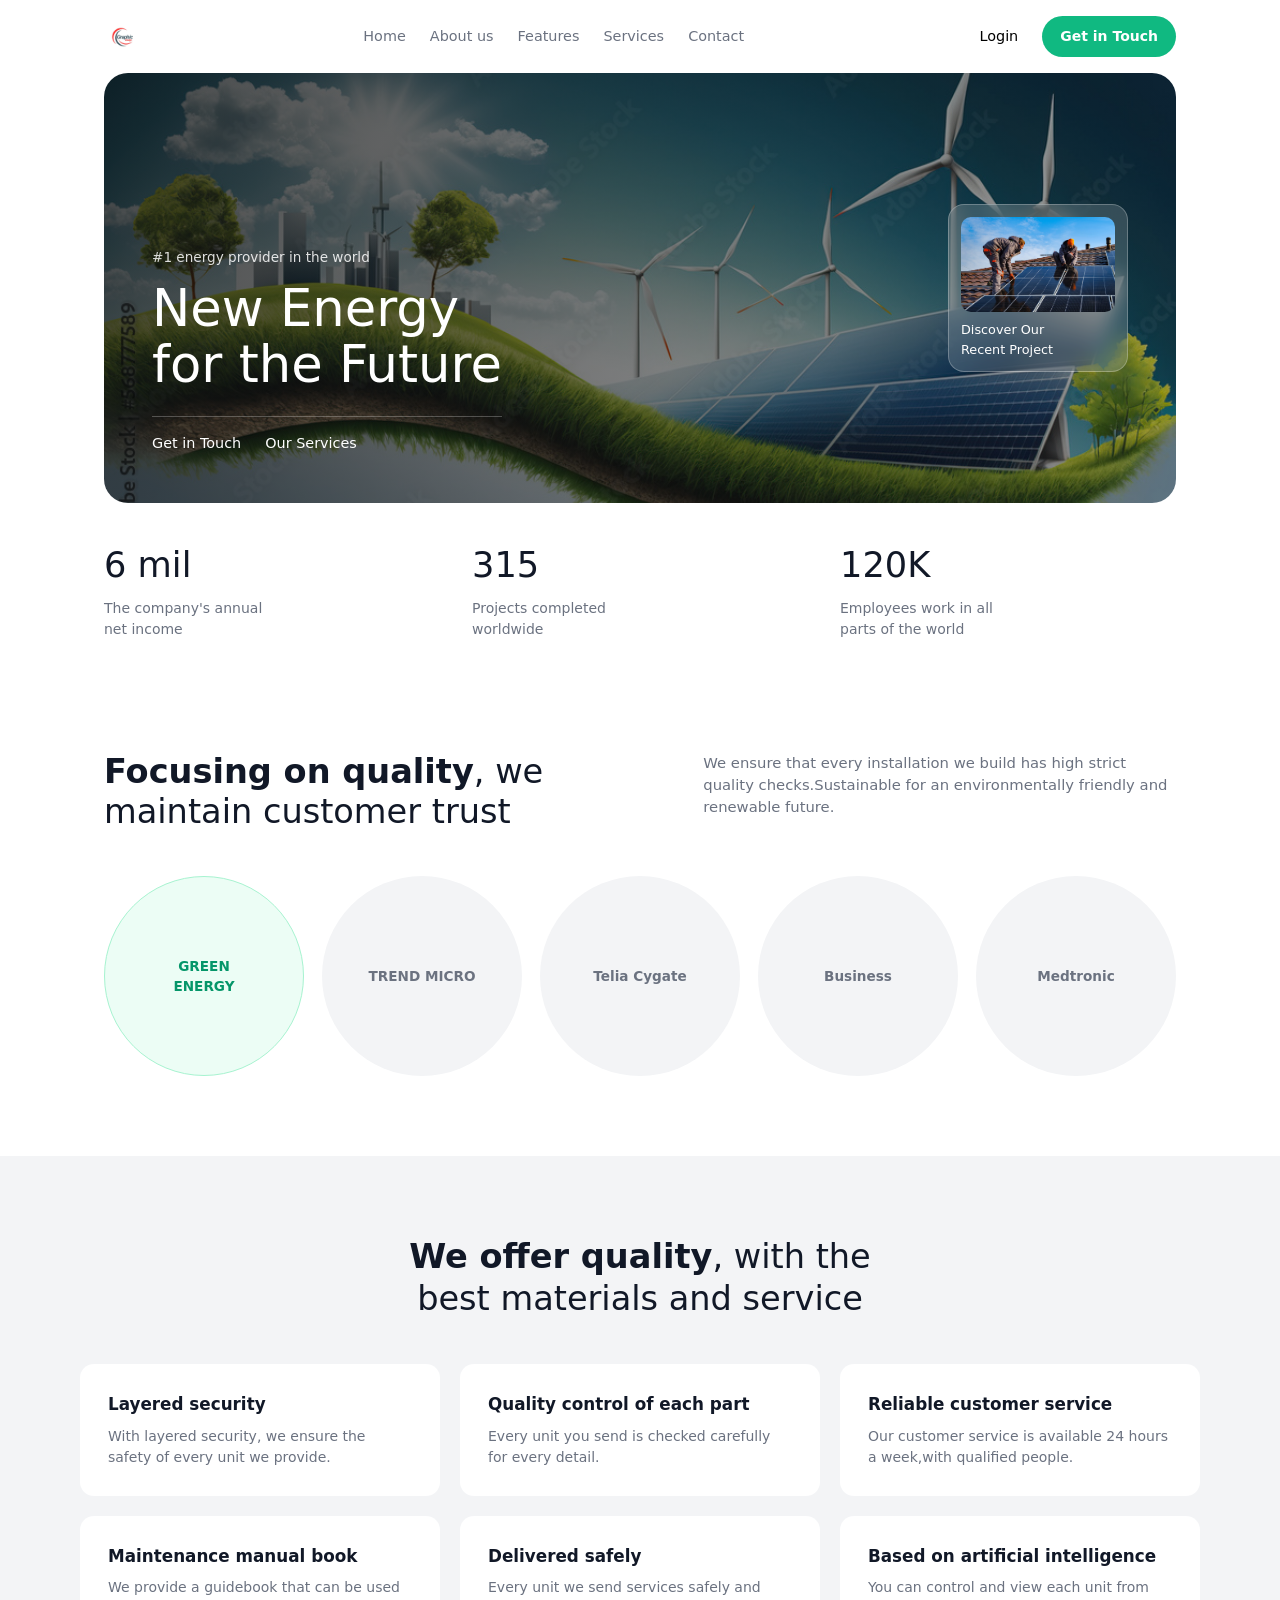
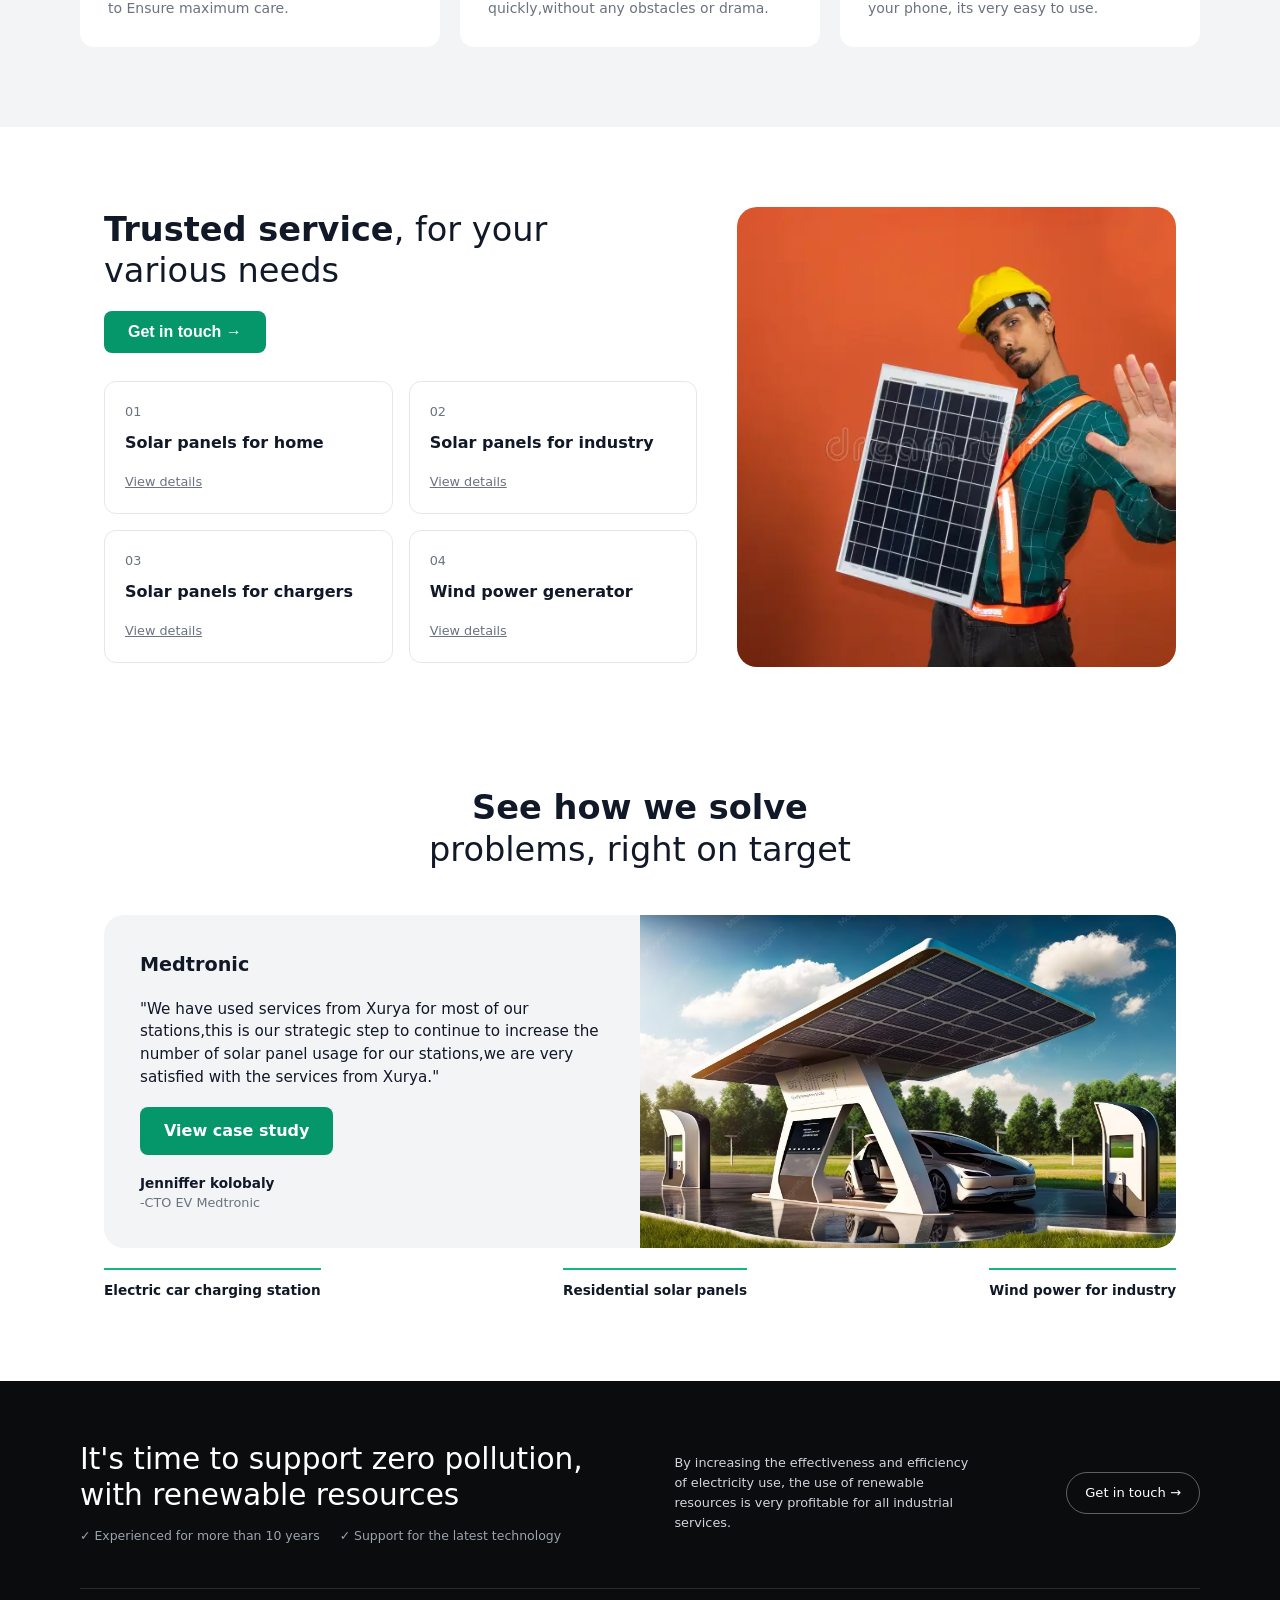
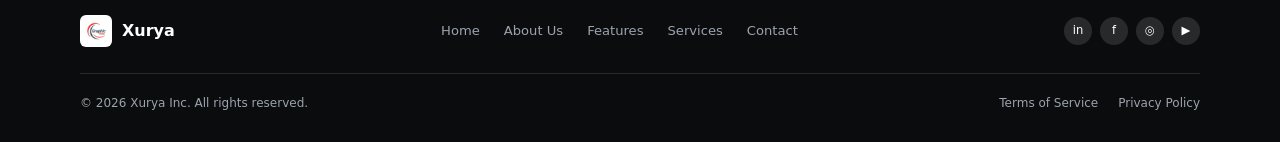
<file: index.html>
<!DOCTYPE html>
<html lang="en">
<head>
    <meta charset="UTF-8">
    <meta name="viewport" content="width=device-width, initial-scale=1.0">
    <title>Xurya</title>
    <link rel="stylesheet" href="xurya.css">
</head>
<body>
    <header class="navbar">
        <div class="logo">
            <a href="#home">
                <img src="sample.jpg" alt="Xurya logo" width="100" height="100">
            </a>
        </div>

        <nav class="nav-links">
            <ul>
                <li><a href="#home">Home</a></li>
                <li><a href="#about">About us</a></li>
                <li><a href="#features">Features</a></li>
                <li><a href="#services">Services</a></li>
                <li><a href="#contact">Contact</a></li>
            </ul>
        </nav>

        <div class="navbar-right">
            <button type="button" class="login">Login</button>
            <button type="button" class="signup">Get in Touch</button>
        </div>
    </header>

    <main>
        <section id="home" class="hero-wrapper">
            <div class="hero-banner">
                <div class="hero-left">
                    <p class="hero-kicker">#1 energy provider in the world</p>
                    <h1>New Energy<br>for the Future</h1>
                    <div class="hero-sublinks">
                        <a href="#features">Get in Touch</a>
                        <a href="#trust">Our Services</a>
                    </div>
                </div>

                <div class="hero-float-card">
                    <div class="float-thumb">
                        <img src="right.jpg" alt="Solaris Project preview">
                    </div>
                    <p>Discover Our<br>Recent Project</p>
                </div>
            </div>

            <div class="stats-bar">
                <div class="stat-item">
                    <h2>6 mil</h2>
                    <p>The company's annual net income</p>
                </div>
                <div class="stat-item">
                    <h2>315</h2>
                    <p>Projects completed worldwide</p>
                </div>
                <div class="stat-item">
                    <h2>120K</h2>
                    <p>Employees work in all parts of the world</p>
                </div>
            </div>
        </section>
        <section id="trust" class="trust-section">
            <div class="trust-header">
                <h2><strong>Focusing on quality</strong>, we maintain customer trust</h2>
                <p>We ensure that every installation we build has high strict quality checks.Sustainable for an environmentally friendly and renewable future.</p>
            </div>

            <div class="partner-row">
                <div class="partner-circle active-circle">GREEN<br>ENERGY</div>
                <div class="partner-circle">TREND MICRO</div>
                <div class="partner-circle">Telia Cygate</div>
                <div class="partner-circle">Business</div>
                <div class="partner-circle">Medtronic</div>
            </div>
        </section>
        <section id="features" class="quality-band">
            <h2 class="centered-heading"><strong>We offer quality</strong>, with the<br>best materials and service</h2>

            <div class="quality-grid">
                <article class="quality-card">
                    <h3>Layered security</h3>
                    <p>With layered security, we ensure the safety of every unit we provide.</p>
                </article>

                <article class="quality-card">
                    <h3>Quality control of each part</h3>
                    <p>Every unit you send is checked carefully for every detail.</p>
                </article>

                <article class="quality-card">
                    <h3>Reliable customer service</h3>
                    <p>Our customer service is available 24 hours a week,with qualified people.</p>
                </article>

                <article class="quality-card">
                    <h3>Maintenance manual book</h3>
                    <p>We provide a guidebook that can be used to Ensure maximum care.</p>
                </article>

                <article class="quality-card">
                    <h3>Delivered safely</h3>
                    <p>Every unit we send services safely and quickly,without any obstacles or drama.</p>
                </article>

                <article class="quality-card">
                    <h3>Based on artificial intelligence</h3>
                    <p>You can control and view each unit from your phone, its very easy to use.</p>
                </article>
            </div>
        </section>
        <section id="services" class="service-section">
            <div class="service-left">
                <h2><strong>Trusted service</strong>, for your<br>various needs</h2>
                <button class="btn-green">Get in touch →</button>

                <div class="mini-grid">
                    <div class="mini-card">
                        <span class="step-num">01</span>
                        <h3>Solar panels for home</h3>
                        <a >View details</a>
                    </div>

                    <div class="mini-card">
                        <span class="step-num">02</span>
                        <h3>Solar panels for industry</h3>
                        <a>View details</a>
                    </div>

                    <div class="mini-card">
                        <span class="step-num">03</span>
                        <h3>Solar panels for chargers</h3>
                        <a>View details</a>
                    </div>

                    <div class="mini-card">
                        <span class="step-num">04</span>
                        <h3>Wind power generator</h3>
                        <a>View details</a>
                    </div>
                </div>
            </div>

            <div class="service-right">
                <div class="photo-tall">
                    <img src="service.jpg">
                </div>
            </div>
        </section>
        <section id="about" class="case-section">
            <h2 class="centered-heading"><strong>See how we solve</strong><br>problems, right on target</h2>

            <div class="case-card">
                <div class="case-text">
                    <h3>Medtronic</h3>
                    <p class="quote">"We have used services from Xurya for most of our stations,this is our strategic step to continue to increase the number of solar panel usage for our stations,we are very satisfied with the services from Xurya."</p>
                    <a href="#contact" class="btn-green">View case study</a>
                    <div class="author">
                        <strong>Jenniffer kolobaly</strong>
                        <span>-CTO EV Medtronic</span>
                    </div>
                </div>

                <div class="case-photo">
                    <img src="section6.avif">
                </div>
            </div>

            <div class="case-tabs">
                <span class="active-tab">Electric car charging station</span>
                <span class="active-tab">Residential solar panels</span>
                <span class="active-tab">Wind power for industry</span>
            </div>
        </section>
    </main>
    <footer id="contact" class="footer-dark">
        <div class="footer-cta">
            <div>
                <h2>It's time to support zero pollution,<br>with renewable resources</h2>
                <div class="footer-badges">
                    <span>✓ Experienced for more than 10 years</span>
                    <span>✓ Support for the latest technology</span>
                </div>
            </div>
            <p class="footer-copy">By increasing the effectiveness and efficiency of electricity use, the use of renewable resources is very profitable for all industrial services.</p>
            <button type="button" class="btn-outline-light">Get in touch →</button>
        </div>

        <div class="footer-bottom-nav">
            <a href="#home" class="footer-brand">
                <img src="sample.jpg" alt="Xurya logo" width="32" height="32">
                <span>Xurya</span>
            </a>

            <nav class="footer-links" aria-label="Footer navigation">
                <a href="#home">Home</a>
                <a href="#about">About Us</a>
                <a href="#features">Features</a>
                <a href="#services">Services</a>
                <a href="#contact">Contact</a>
            </nav>

            <div class="social-dots">
                <a href="#" aria-label="LinkedIn">in</a>
                <a href="#" aria-label="Facebook">f</a>
                <a href="#" aria-label="Instagram">◎</a>
                <a href="#" aria-label="YouTube">▶</a>
            </div>
        </div>

        <div class="footer-legal">
            <span>© 2026 Xurya Inc. All rights reserved.</span>
            <div class="legal-links">
                <a href="#">Terms of Service</a>
                <a href="#">Privacy Policy</a>
            </div>
        </div>
    </footer>
</body>
</html>
</file>
<file: xurya.css>
:root {
    --green: #10b981;
    --green-dark: #059669;
    --white: #ffffff;
    --text-main: #111827;
    --text-muted: #6b7280;
}

* {
    box-sizing: border-box;
    margin: 0;
    padding: 0;
}

body {
    font-family: system-ui, -apple-system, sans-serif;
    background-color: var(--white);
    color: var(--text-main);
    line-height: 1.5;
}

a {
    text-decoration: none;
    color: inherit;
}

ul {
    list-style: none;
}

/* Navbar */
.navbar {
    max-width: 1120px;
    margin: 0 auto;
    padding: 16px 24px;
    display: flex;
    justify-content: space-between;
    align-items: center;
}

.logo img {
    display: block;
    width: 36px;
    height: 36px;
    object-fit: cover;
    border-radius: 6px;
}

.nav-links ul {
    display: flex;
    gap: 24px;
    font-size: 0.9rem;
    color: var(--text-muted);
}

.nav-links a:hover {
    color: var(--text-main);
}

.navbar-right {
    display: flex;
    align-items: center;
    gap: 12px;
}

.login {
    background: transparent;
    border: none;
    font: inherit;
    font-size: 0.9rem;
    cursor: pointer;
    padding: 8px 12px;
}

.signup {
    background-color: var(--green);
    color: var(--white);
    border: none;
    font: inherit;
    font-size: 0.875rem;
    font-weight: 600;
    padding: 10px 18px;
    border-radius: 999px;
    cursor: pointer;
}

.signup:hover {
    background-color: var(--green-dark);
}

/* Hero Banner */
.hero-wrapper {
    max-width: 1120px;
    margin: 0 auto;
    padding: 0 24px 48px;
}

.hero-banner {
    min-height: 430px;
    border-radius: 24px;
    padding: 48px;
    color: var(--white);
    background:
        linear-gradient(110deg, rgba(11, 13, 14, 0.75), rgba(11, 13, 14, 0.35)),
        url("banner.jpg") center / cover no-repeat,
        linear-gradient(135deg, #2d3a3a, #7c6855 60%, #3b5249);
    display: flex;
    justify-content: space-between;
    align-items: flex-end;
}

.hero-left {
    max-width: 540px;
}

.hero-kicker {
    font-size: 0.85rem;
    opacity: 0.85;
    margin-bottom: 12px;
}

.hero-banner h1 {
    font-size: 3.2rem;
    font-weight: 500;
    line-height: 1.1;
    margin-bottom: 24px;
}

.hero-sublinks {
    display: flex;
    gap: 24px;
    font-size: 0.9rem;
    border-top: 1px solid rgba(255, 255, 255, 0.25);
    padding-top: 16px;
}

.hero-float-card {
    background: rgba(255, 255, 255, 0.16);
    backdrop-filter: blur(10px);
    border: 1px solid rgba(255, 255, 255, 0.25);
    border-radius: 16px;
    padding: 12px;
    width: 180px;
    align-self: center;
}

.float-thumb {
    height: 95px;
    border-radius: 10px;
    background: linear-gradient(135deg, #d97706, #1e293b);
    margin-bottom: 8px;
    overflow: hidden;
}

.float-thumb img {
    display: block;
    width: 100%;
    height: 100%;
    object-fit: cover;
}

.hero-float-card p {
    font-size: 0.8rem;
}

.hero-float-card span {
    opacity: 0.8;
    font-size: 0.75rem;
}

/* Stats Strip */
.stats-bar {
    display: grid;
    grid-template-columns: repeat(3, 1fr);
    gap: 32px;
    padding-top: 36px;
}

.stat-item h2 {
    font-size: 2.2rem;
    font-weight: 500;
    margin-bottom: 6px;
}

.stat-item p {
    font-size: 0.875rem;
    color: var(--text-muted);
    max-width: 180px;
}
.trust-section {
    max-width: 1120px;
    margin: 0 auto;
    padding: 64px 24px 80px;
}

.trust-header {
    display: grid;
    grid-template-columns: 1.2fr 1fr;
    gap: 32px;
    align-items: start;
    margin-bottom: 44px;
}

.trust-header h2 {
    font-size: 2.1rem;
    font-weight: 400;
    line-height: 1.2;
}

.trust-header h2 strong {
    font-weight: 700;
}

.trust-header p {
    font-size: 0.925rem;
    color: var(--text-muted);
}

.partner-row {
    display: grid;
    grid-template-columns: repeat(5, 1fr);
    gap: 18px;
}

.partner-circle {
    aspect-ratio: 1 / 1;
    border-radius: 50%;
    background-color: #f3f4f6;
    color: var(--text-muted);
    display: flex;
    align-items: center;
    justify-content: center;
    text-align: center;
    font-size: 0.85rem;
    font-weight: 600;
    padding: 16px;
}

.active-circle {
    background-color: #ecfdf5;
    color: var(--green-dark);
    border: 1px solid #a7f3d0;
}
/* Section 3: 6-Card Quality Grid */
.quality-band {
    background-color: #f3f4f6;
    padding: 80px 24px;
}

.centered-heading {
    text-align: center;
    font-size: 2.1rem;
    font-weight: 400;
    line-height: 1.25;
    margin-bottom: 44px;
}

.centered-heading strong {
    font-weight: 700;
}

.quality-grid {
    max-width: 1120px;
    margin: 0 auto;
    display: grid;
    grid-template-columns: repeat(3, 1fr);
    gap: 20px;
}

.quality-card {
    background-color: var(--white);
    border-radius: 14px;
    padding: 28px;
}

.card-icon {
    width: 34px;
    height: 34px;
    border-radius: 8px;
    background-color: #ecfdf5;
    color: var(--green-dark);
    display: flex;
    align-items: center;
    justify-content: center;
    margin-bottom: 18px;
    font-size: 0.9rem;
}

.quality-card h3 {
    font-size: 1.05rem;
    margin-bottom: 8px;
}

.quality-card p {
    font-size: 0.875rem;
    color: var(--text-muted);
}
/* Section 4: Trusted Service */
.service-section {
    max-width: 1120px;
    margin: 0 auto;
    padding: 80px 24px;
    display: grid;
    grid-template-columns: 1.15fr 0.85fr;
    gap: 40px;
    align-items: center;
}

.service-left h2 {
    font-size: 2.1rem;
    font-weight: 400;
    line-height: 1.2;
    margin-bottom: 20px;
}

.service-left h2 strong {
    font-weight: 700;
}
.btn-green {
    background-color: var(--green-dark);
    color: var(--white);
    border: none;
    padding: 12px 24px;
    font-size: 1rem;
    font-weight: 600;
    border-radius: 8px;
    cursor: pointer;
}

.mini-grid {
    display: grid;
    grid-template-columns: repeat(2, 1fr);
    gap: 16px;
    margin-top: 28px;
}

.mini-card {
    border: 1px solid #e5e7eb;
    border-radius: 12px;
    padding: 20px;
    background-color: var(--white);
}

.step-num {
    display: block;
    font-size: 0.8rem;
    color: var(--text-muted);
    margin-bottom: 10px;
}

.mini-card h3 {
    font-size: 1rem;
    margin-bottom: 14px;
}

.mini-card a {
    font-size: 0.8rem;
    color: var(--text-muted);
    text-decoration: underline;
}

.photo-tall {
    height: 460px;
    border-radius: 20px;
    overflow: hidden;
    background: linear-gradient(160deg, #94a3b8, #334155);
}

.photo-tall img {
    display: block;
    width: 100%;
    height: 100%;
    object-fit: cover;
}
/* Section 5: Case Study / Testimonial */
.case-section {
    max-width: 1120px;
    margin: 0 auto;
    padding: 40px 24px 80px;
}

.case-card {
    display: grid;
    grid-template-columns: 1fr 1fr;
    background-color: #f3f4f6;
    border-radius: 20px;
    overflow: hidden;
}

.case-text {
    padding: 36px;
    display: flex;
    flex-direction: column;
    justify-content: space-between;
    align-items: flex-start;
    gap: 18px;
}

.case-text h3 {
    font-size: 1.2rem;
}

.quote {
    font-size: 0.95rem;
    color: var(--text-main);
}

.author {
    display: flex;
    flex-direction: column;
    font-size: 0.85rem;
}

.author span {
    color: var(--text-muted);
    font-size: 0.8rem;
}

.case-photo {
    min-height: 300px;
    background: linear-gradient(135deg, #475569, #0f172a);
}

.case-photo img {
    display: block;
    width: 100%;
    height: 100%;
    object-fit: cover;
}

.case-tabs {
    display: flex;
    justify-content: space-between;
    gap: 16px;
    margin-top: 20px;
    font-size: 0.85rem;
    color: var(--text-muted);
}

.active-tab {
    color: var(--text-main);
    font-weight: 600;
    border-top: 2px solid var(--green);
    padding-top: 10px;
}
/* Section 6: Dark Footer */
.footer-dark {
    background-color: #0b0d0e;
    color: var(--white);
    padding: 64px 24px 32px;
}

.footer-cta,
.footer-bottom-nav,
.footer-legal {
    max-width: 1120px;
    margin: 0 auto;
}

.footer-cta {
    display: flex;
    justify-content: space-between;
    align-items: center;
    gap: 24px;
    padding-bottom: 44px;
    border-bottom: 1px solid rgba(255, 255, 255, 0.12);
}

.footer-cta h2 {
    font-size: 1.9rem;
    font-weight: 500;
    line-height: 1.25;
    margin-bottom: 14px;
}

.footer-badges {
    display: flex;
    flex-wrap: wrap;
    gap: 20px;
    font-size: 0.825rem;
    color: #9ca3af;
}

.btn-outline-light {
    border: 1px solid rgba(255, 255, 255, 0.35);
    padding: 10px 20px;
    border-radius: 999px;
    font-size: 0.875rem;
    white-space: nowrap;
    transition: background-color 0.2s ease, color 0.2s ease;
}

.btn-outline-light:hover {
    background-color: var(--white);
    color: #0b0d0e;
}

.footer-bottom-nav {
    display: flex;
    justify-content: space-between;
    align-items: center;
    padding: 28px 0;
    border-bottom: 1px solid rgba(255, 255, 255, 0.12);
}

.footer-brand {
    display: flex;
    align-items: center;
    gap: 10px;
    font-weight: 700;
    font-size: 1.05rem;
}

.footer-brand img {
    width: 32px;
    height: 32px;
    object-fit: cover;
    border-radius: 6px;
}

.footer-links {
    display: flex;
    gap: 24px;
    font-size: 0.9rem;
    color: #9ca3af;
}

.footer-links a:hover {
    color: var(--white);
}

.social-dots {
    display: flex;
    gap: 10px;
}

.social-dots a {
    width: 30px;
    height: 30px;
    border-radius: 50%;
    background: rgba(255, 255, 255, 0.12);
    display: flex;
    align-items: center;
    justify-content: center;
    font-size: 0.75rem;
    transition: background-color 0.2s ease;
}

.social-dots a:hover {
    background-color: var(--green);
}

.footer-legal {
    display: flex;
    justify-content: space-between;
    padding-top: 20px;
    font-size: 0.8rem;
    color: #9ca3af;
}

.footer-legal div {
    display: flex;
    gap: 20px;
}

.footer-dark {
    background-color: #0a0c0d;
    color: #ffffff;
    padding: 60px 48px 30px;
}

.footer-cta,
.footer-bottom-nav,
.footer-legal {
    max-width: 1120px;
    margin: 0 auto;
}

.footer-cta {
    display: flex;
    align-items: center;
    justify-content: space-between;
    gap: 28px;
    padding-bottom: 42px;
    border-bottom: 1px solid rgba(255, 255, 255, 0.12);
}

.footer-cta h2 {
    font-size: 1.85rem;
    font-weight: 400;
    line-height: 1.22;
    margin-bottom: 14px;
}

.footer-badges {
    display: flex;
    flex-wrap: wrap;
    gap: 20px;
    font-size: 0.78rem;
    color: #9ca3af;
}

.footer-copy {
    max-width: 300px;
    font-size: 0.8rem;
    line-height: 1.55;
    color: #d1d5db;
}

.btn-outline-light {
    background: transparent;
    color: #ffffff;
    font: inherit;
    font-size: 0.82rem;
    border: 1px solid rgba(255, 255, 255, 0.35);
    padding: 10px 18px;
    border-radius: 999px;
    white-space: nowrap;
    cursor: pointer;
}

.btn-outline-light:hover {
    background-color: #ffffff;
    color: #0a0c0d;
}

.footer-bottom-nav {
    display: flex;
    align-items: center;
    justify-content: space-between;
    gap: 20px;
    padding: 26px 0;
    border-bottom: 1px solid rgba(255, 255, 255, 0.12);
}

.footer-brand {
    display: inline-flex;
    align-items: center;
    gap: 10px;
    font-weight: 700;
    font-size: 1rem;
    color: #ffffff;
    text-decoration: none;
}

.footer-brand img {
    width: 32px;
    height: 32px;
    object-fit: cover;
    border-radius: 6px;
}

.footer-links {
    display: flex;
    gap: 24px;
    font-size: 0.82rem;
    color: #9ca3af;
}

.footer-links a {
    color: inherit;
    text-decoration: none;
}

.footer-links a:hover {
    color: #ffffff;
}

.social-dots {
    display: flex;
    gap: 8px;
}

.social-dots a {
    width: 28px;
    height: 28px;
    border-radius: 50%;
    background-color: rgba(255, 255, 255, 0.12);
    color: #ffffff;
    font-size: 0.72rem;
    text-decoration: none;
    display: flex;
    align-items: center;
    justify-content: center;
}

.social-dots a:hover {
    background-color: #10b981;
}

.footer-legal {
    display: flex;
    align-items: center;
    justify-content: space-between;
    padding-top: 20px;
    font-size: 0.75rem;
    color: #9ca3af;
}

.legal-links {
    display: flex;
    gap: 22px;
}

.legal-links a {
    color: inherit;
    text-decoration: none;
}

@media (max-width: 900px) {
    .footer-dark {
        padding: 48px 24px 24px;
    }

    .footer-cta,
    .footer-bottom-nav,
    .footer-legal {
        flex-direction: column;
        align-items: flex-start;
    }

    .footer-links {
        flex-wrap: wrap;
        gap: 14px;
    }
}
</file>
